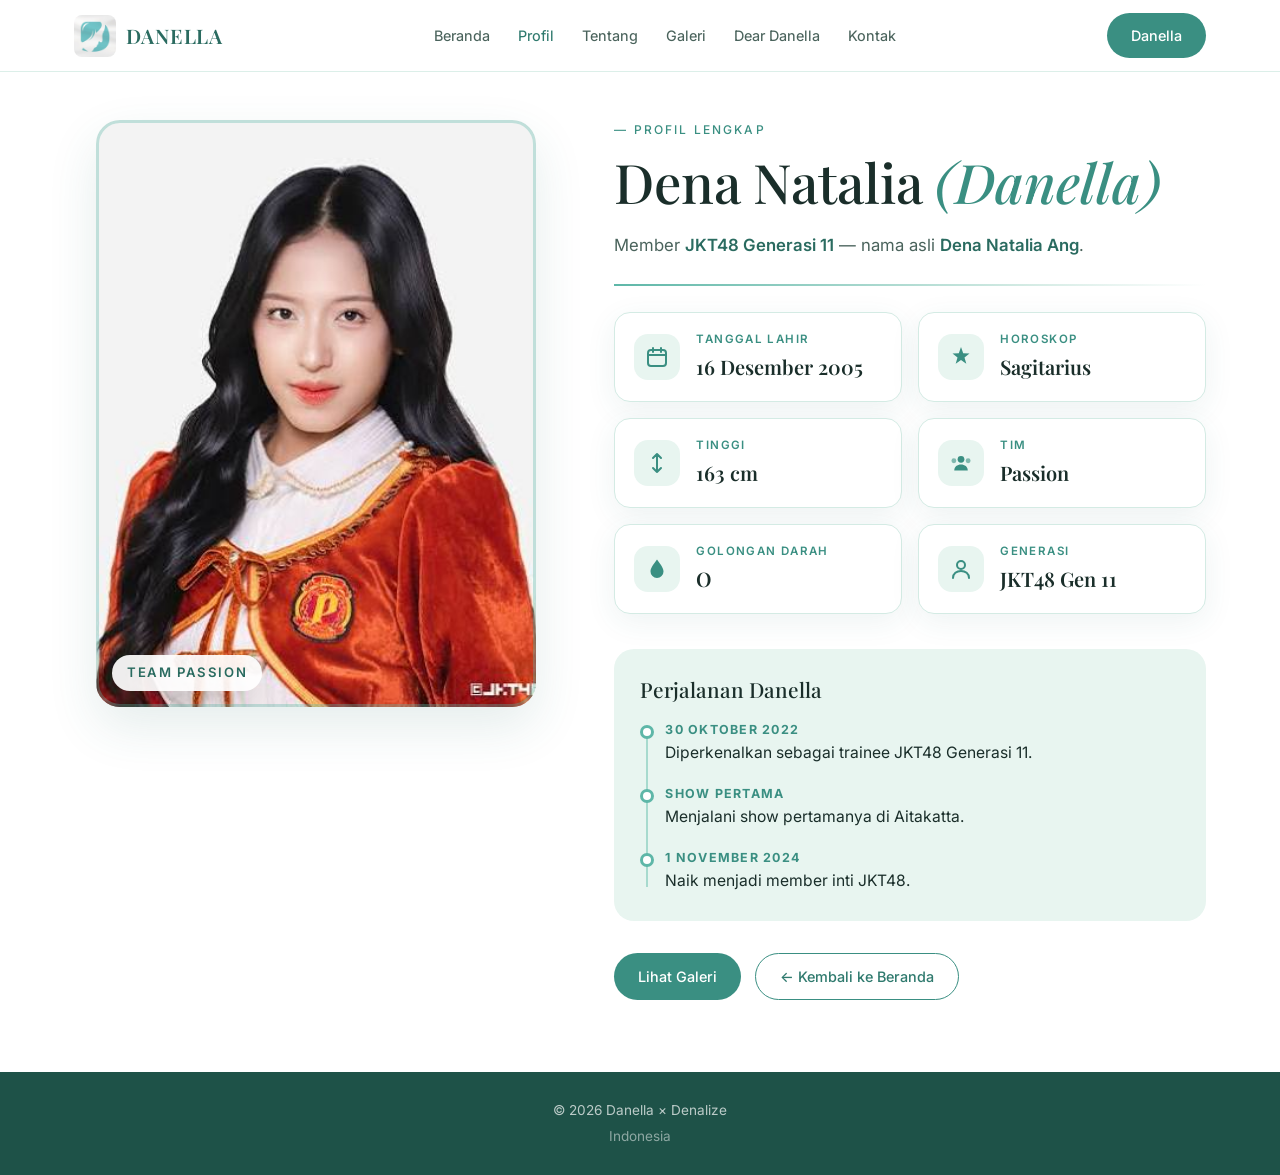
<file: danella-vercel_v2 (1)/profil.html>
<!DOCTYPE html>
<html lang="id">
<head>
  <meta charset="UTF-8" />
  <meta name="viewport" content="width=device-width, initial-scale=1.0" />
  <title>Profil Lengkap Danella — Denalize</title>
  <meta name="description" content="Profil lengkap Danella (Dena Natalia Ang), member JKT48 Generasi 11, Tim Passion." />
  <link rel="stylesheet" href="styles.css" />
  <link rel="stylesheet" href="profil.css" />
  <link rel="preconnect" href="https://fonts.googleapis.com" />
  <link rel="preconnect" href="https://fonts.gstatic.com" crossorigin />
  <link href="https://fonts.googleapis.com/css2?family=Playfair+Display:ital,wght@0,400;0,500;0,600;0,700;1,400;1,500&family=Inter:wght@300;400;500;600&display=swap" rel="stylesheet" />
</head>
<body>

  <header class="navbar">
    <div class="nav-container">
      <a href="index.html#profil" class="logo">
        <img src="denalizelogo.png" alt="Denalize Logo" class="logo-img" width="42" height="42" />
        <span>DANELLA</span>
      </a>

      <nav class="nav-links">
        <a href="index.html#profil">Beranda</a>
        <a href="profil.html" class="active">Profil</a>
        <a href="index.html#tentang">Tentang</a>
        <a href="index.html#karya">Galeri</a>
        <a href="index.html#dear">Dear Danella</a>
        <a href="index.html#kontak">Kontak</a>
      </nav>

      <a href="index.html#dear" class="btn-primary nav-cta">Danella</a>

      <button class="menu-toggle" aria-label="Menu" aria-expanded="false">
        <span></span><span></span><span></span>
      </button>
    </div>
  </header>

  <main class="pf-wrap">
    <div class="pf-photo">
      <div class="image-frame">
        <img src="danella.jpg" alt="Danella JKT48" />
        <span class="pf-team-badge">Team Passion</span>
      </div>
    </div>

    <div class="pf-detail">
      <div class="pf-head">
        <p class="eyebrow">— PROFIL LENGKAP</p>
        <h1>Dena Natalia <em>(Danella)</em></h1>
        <p class="pf-sub">Member <strong>JKT48 Generasi 11</strong> — nama asli <strong>Dena Natalia Ang</strong>.</p>
      </div>
      <hr class="pf-rule" />

      <div class="pf-grid">
        <div class="pf-item">
          <span class="pf-ico"><svg viewBox="0 0 24 24" fill="none" stroke="currentColor" stroke-width="2" stroke-linecap="round" stroke-linejoin="round"><rect x="3" y="5" width="18" height="16" rx="3"/><path d="M8 3v4M16 3v4M3 10h18"/></svg></span>
          <div><div class="pf-label">Tanggal Lahir</div><div class="pf-value">16 Desember 2005</div></div>
        </div>
        <div class="pf-item">
          <span class="pf-ico"><svg viewBox="0 0 24 24" fill="currentColor"><path d="M12 2l2.2 6.3 6.3.2-5 3.9 1.8 6.4L12 15l-5.3 3.8 1.8-6.4-5-3.9 6.3-.2z"/></svg></span>
          <div><div class="pf-label">Horoskop</div><div class="pf-value">Sagitarius</div></div>
        </div>
        <div class="pf-item">
          <span class="pf-ico"><svg viewBox="0 0 24 24" fill="none" stroke="currentColor" stroke-width="2" stroke-linecap="round" stroke-linejoin="round"><path d="M12 3v18M8 7l4-4 4 4M8 17l4 4 4-4"/></svg></span>
          <div><div class="pf-label">Tinggi</div><div class="pf-value">163 cm</div></div>
        </div>
        <div class="pf-item">
          <span class="pf-ico"><svg viewBox="0 0 64 64" fill="currentColor"><circle cx="32" cy="22" r="9"/><path d="M14 52c0-10 8-16 18-16s18 6 18 16z"/><circle cx="13" cy="26" r="6.5" opacity=".6"/><circle cx="51" cy="26" r="6.5" opacity=".6"/></svg></span>
          <div><div class="pf-label">Tim</div><div class="pf-value">Passion</div></div>
        </div>
        <div class="pf-item">
          <span class="pf-ico"><svg viewBox="0 0 24 24" fill="currentColor"><path d="M12 2.5C8 8 5.5 11.2 5.5 14.5a6.5 6.5 0 0 0 13 0C18.5 11.2 16 8 12 2.5z"/></svg></span>
          <div><div class="pf-label">Golongan Darah</div><div class="pf-value">O</div></div>
        </div>
        <div class="pf-item">
          <span class="pf-ico"><svg viewBox="0 0 24 24" fill="none" stroke="currentColor" stroke-width="2" stroke-linecap="round" stroke-linejoin="round"><circle cx="12" cy="8" r="4"/><path d="M4 21c0-4.4 3.6-7 8-7s8 2.6 8 7"/></svg></span>
          <div><div class="pf-label">Generasi</div><div class="pf-value">JKT48 Gen 11</div></div>
        </div>
      </div>

      <section class="pf-journey">
        <h2>Perjalanan Danella</h2>
        <ol class="pf-steps">
          <li><b>30 Oktober 2022</b><span>Diperkenalkan sebagai trainee JKT48 Generasi 11.</span></li>
          <li><b>Show pertama</b><span>Menjalani show pertamanya di Aitakatta.</span></li>
          <li><b>1 November 2024</b><span>Naik menjadi member inti JKT48.</span></li>
        </ol>
      </section>

      <div class="pf-actions">
        <a href="index.html#karya" class="btn-primary">Lihat Galeri</a>
        <a href="index.html#profil" class="btn-outline">← Kembali ke Beranda</a>
      </div>
    </div>
  </main>

  <footer class="footer">
    <p>© 2026 Danella × Denalize</p>
    <p>Indonesia</p>
  </footer>

  <script>
    (function () {
      var t = document.querySelector(".menu-toggle"), n = document.querySelector(".nav-links");
      if (!t || !n) return;
      t.addEventListener("click", function () {
        var o = n.classList.toggle("open");
        t.classList.toggle("open", o);
        t.setAttribute("aria-expanded", String(o));
      });
    })();
  </script>
</body>
</html>
</file>
<file: danella-vercel_v2 (1)/styles.css>
/* ========== RESET & BASE ========== */
*,
*::before,
*::after {
  box-sizing: border-box;
  margin: 0;
  padding: 0;
}

:root {
  --tosca-50: #f0f9f6;
  --tosca-100: #e8f5f0;
  --tosca-200: #d4ebe4;
  --tosca-300: #c5e4db;
  --tosca-400: #7ec8b8;
  --tosca-500: #5eb7a8;
  --tosca-600: #3a8f82;
  --tosca-700: #2f7a6e;
  --tosca-800: #2a6b60;
  --tosca-900: #1e5248;
  --gold: #c9a227;
  --gold-hover: #b08f1f;
  --text: #1a2e2a;
  --text-muted: #4a635c;
  --white: #ffffff;
  --radius: 16px;
  --radius-sm: 10px;
  --shadow: 0 8px 30px rgba(42, 107, 96, 0.08);
  --shadow-lg: 0 20px 50px rgba(42, 107, 96, 0.12);
  --font-serif: "Playfair Display", Georgia, serif;
  --font-sans: "Inter", system-ui, sans-serif;
  --nav-h: 72px;
  --video-tone: #8fe0e8;
}

html {
  scroll-behavior: smooth;
  overflow-x: hidden;
  max-width: 100%;
}

body {
  font-family: var(--font-sans);
  color: var(--text);
  background: var(--white);
  line-height: 1.6;
  overflow-x: hidden;
}

img {
  max-width: 100%;
  display: block;
}

a {
  color: inherit;
  text-decoration: none;
}

button {
  font-family: inherit;
  cursor: pointer;
  border: none;
  background: none;
}

button:disabled {
  opacity: 0.6;
  cursor: not-allowed;
}

[hidden] {
  display: none !important;
}

/* ========== TYPOGRAPHY ========== */
.eyebrow {
  font-size: 0.75rem;
  font-weight: 500;
  letter-spacing: 0.18em;
  text-transform: uppercase;
  color: var(--tosca-600);
  margin-bottom: 1rem;
}

.eyebrow.light {
  color: rgba(255, 255, 255, 0.75);
}

h1,
h2,
h3 {
  font-family: var(--font-serif);
  font-weight: 500;
  line-height: 1.25;
}

h1 {
  font-size: clamp(2.2rem, 5vw, 3.4rem);
  margin-bottom: 1.25rem;
}

h1 em {
  font-style: italic;
  color: var(--tosca-600);
}

h2 {
  font-size: clamp(1.7rem, 3.5vw, 2.4rem);
  margin-bottom: 1rem;
}

/* ========== BUTTONS ========== */
.btn-primary {
  display: inline-flex;
  align-items: center;
  justify-content: center;
  padding: 0.7rem 1.5rem;
  background: var(--tosca-600);
  color: var(--white);
  font-size: 0.9rem;
  font-weight: 500;
  border-radius: 999px;
  transition: background 0.25s, transform 0.2s;
}

.btn-primary:hover {
  background: var(--tosca-700);
  transform: translateY(-1px);
}

.btn-outline {
  display: inline-flex;
  align-items: center;
  justify-content: center;
  padding: 0.7rem 1.5rem;
  border: 1.5px solid var(--tosca-600);
  color: var(--tosca-700);
  font-size: 0.9rem;
  font-weight: 500;
  border-radius: 999px;
  transition: background 0.25s, color 0.25s, transform 0.2s;
}

.btn-outline:hover {
  background: var(--tosca-100);
  transform: translateY(-1px);
}

.btn-gold {
  display: inline-flex;
  align-items: center;
  justify-content: center;
  padding: 0.75rem 1.6rem;
  background: var(--gold);
  color: var(--white);
  font-size: 0.9rem;
  font-weight: 500;
  border-radius: 999px;
  transition: background 0.25s, transform 0.2s;
}

.btn-gold:hover {
  background: var(--gold-hover);
  transform: translateY(-1px);
}

/* ========== NAVBAR ========== */
.navbar {
  position: fixed;
  top: 0;
  left: 0;
  right: 0;
  z-index: 100;
  background: rgba(255, 255, 255, 0.92);
  backdrop-filter: blur(12px);
  border-bottom: 1px solid rgba(197, 228, 219, 0.6);
  height: var(--nav-h);
}

.nav-container {
  max-width: 1180px;
  margin: 0 auto;
  padding: 0 1.5rem;
  height: 100%;
  display: flex;
  align-items: center;
  justify-content: space-between;
  gap: 1.5rem;
}

.logo {
  display: flex;
  align-items: center;
  gap: 0.65rem;
  font-family: var(--font-serif);
  font-size: 1.25rem;
  font-weight: 600;
  letter-spacing: 0.04em;
  color: var(--tosca-800);
}

.logo-img {
  width: 42px;
  height: 42px;
  object-fit: contain;
  border-radius: 8px;
}

.nav-links {
  display: flex;
  align-items: center;
  gap: 1.75rem;
}

.nav-links a {
  font-size: 0.9rem;
  font-weight: 450;
  color: var(--text-muted);
  transition: color 0.2s;
  position: relative;
}

.nav-links a:hover,
.nav-links a.active {
  color: var(--tosca-700);
}

.nav-links a::after {
  content: "";
  position: absolute;
  left: 0;
  bottom: -4px;
  width: 0;
  height: 2px;
  background: var(--tosca-500);
  transition: width 0.25s;
}

.nav-links a:hover::after {
  width: 100%;
}

.nav-cta {
  flex-shrink: 0;
}

.menu-toggle {
  display: none;
  flex-direction: column;
  gap: 5px;
  padding: 6px;
  z-index: 110;
}

.menu-toggle span {
  display: block;
  width: 22px;
  height: 2px;
  background: var(--tosca-800);
  border-radius: 2px;
  transition: transform 0.3s, opacity 0.3s;
}

.menu-toggle.open span:nth-child(1) {
  transform: translateY(7px) rotate(45deg);
}

.menu-toggle.open span:nth-child(2) {
  opacity: 0;
}

.menu-toggle.open span:nth-child(3) {
  transform: translateY(-7px) rotate(-45deg);
}

/* ========== HERO ========== */
.hero {
  min-height: 100vh;
  padding: calc(var(--nav-h) + 3rem) 1.5rem 4rem;
  max-width: 1180px;
  margin: 0 auto;
  display: grid;
  grid-template-columns: 1fr 1fr;
  gap: 3rem;
  align-items: center;
}

.hero-content {
  max-width: 520px;
}

.hero-desc {
  color: var(--text-muted);
  font-size: 1.05rem;
  margin-bottom: 2rem;
  line-height: 1.7;
}

.hero-desc strong {
  color: var(--tosca-800);
  font-weight: 600;
}

.hero-actions {
  display: flex;
  flex-wrap: wrap;
  gap: 0.85rem;
}

.hero-image {
  display: flex;
  justify-content: center;
  align-items: center;
}

.image-frame {
  position: relative;
  width: min(100%, 420px);
  aspect-ratio: 3 / 4;
  border-radius: 24px;
  overflow: hidden;
  box-shadow: var(--shadow-lg);
  background: var(--tosca-200);
}

.image-frame::before {
  content: "";
  position: absolute;
  inset: 0;
  border: 3px solid rgba(94, 183, 168, 0.35);
  border-radius: 24px;
  pointer-events: none;
  z-index: 1;
}

.image-frame img {
  width: 100%;
  height: 100%;
  object-fit: cover;
}

/* ========== VIDEO ========== */
.video-section {
  padding: 0 1.5rem 2rem;
  /* mengikuti warna cyan video di atasnya */
  background: linear-gradient(
    180deg,
    var(--white) 0%,
    var(--video-tone) 100%
  );
}

.video-player {
  max-width: 900px;
  margin: 0 auto;
}

.video-frame {
  border-radius: 20px;
  overflow: hidden;
  box-shadow: var(--shadow-lg);
  background: #000;
  aspect-ratio: 16 / 9;
}

.video-frame video {
  width: 100%;
  height: 100%;
  object-fit: cover;
  display: block;
}

/* ========== WAVE ========== */
.soft-wave {
  position: relative;
  height: 90px;
  margin-top: -2px;
  margin-bottom: -1px;
  overflow: hidden;
  line-height: 0;
  background: var(--video-tone);
}

.soft-wave .wave {
  position: absolute;
  left: 0;
  bottom: -1px;
  width: 200%;
  height: calc(100% + 2px);
  animation: waveMove 14s linear infinite;
  will-change: transform;
}

.wave-1 {
  z-index: 1;
  animation-duration: 22s;
}

.wave-2 {
  z-index: 2;
  animation-duration: 16s;
  animation-delay: -5s;
}

.wave-3 {
  z-index: 3;
  animation-duration: 11s;
  animation-delay: -3s;
}

/* Bergerak dari kanan ke kiri (mulus karena pola diulang 2x) */
@keyframes waveMove {
  0% {
    transform: translateX(0);
  }

  100% {
    transform: translateX(-50%);
  }
}

@media (prefers-reduced-motion: reduce) {
  .soft-wave .wave {
    animation: none;
  }
}

/* ========== TENTANG ========== */
.tentang {
  background: var(--tosca-300);
  padding: 5rem 1.5rem 5.5rem;
  display: grid;
  grid-template-columns: 1fr 1fr;
  gap: 3.5rem;
  max-width: 100%;
}

.tentang-left,
.tentang-cards {
  max-width: 560px;
}

.tentang-left {
  margin-left: auto;
  padding-right: 1rem;
}

.tentang-left p:not(.eyebrow) {
  color: var(--text-muted);
  font-size: 1.05rem;
  line-height: 1.75;
}

.tentang-cards {
  display: flex;
  flex-direction: column;
  gap: 1.25rem;
  margin-right: auto;
}

.info-card {
  background: rgba(255, 255, 255, 0.7);
  backdrop-filter: blur(8px);
  border-radius: var(--radius);
  padding: 1.4rem 1.5rem;
  box-shadow: var(--shadow);
  border: 1px solid rgba(255, 255, 255, 0.6);
  transition: transform 0.25s, box-shadow 0.25s;
}

.info-card:hover {
  transform: translateY(-3px);
  box-shadow: var(--shadow-lg);
}

.card-label {
  font-size: 0.7rem;
  font-weight: 600;
  letter-spacing: 0.14em;
  color: var(--tosca-600);
  margin-bottom: 0.5rem;
}

.info-card p:last-child {
  font-size: 0.95rem;
  color: var(--text);
  line-height: 1.6;
}

/* ========== GALERI ========== */
.karya {
  background: var(--tosca-300);
  padding: 5rem 1.5rem 6rem;
  max-width: 100%;
}

.karya-header,
.karya-grid {
  max-width: 1180px;
  margin-left: auto;
  margin-right: auto;
}

.karya-header {
  display: flex;
  flex-wrap: wrap;
  align-items: center;
  justify-content: space-between;
  gap: 1.5rem;
  margin-bottom: 2.5rem;
}

.karya-header-actions {
  display: flex;
  flex-wrap: wrap;
  align-items: center;
  gap: 0.75rem;
}

.filter-btns {
  display: flex;
  flex-wrap: wrap;
  gap: 0.5rem;
}

.filter-btn {
  padding: 0.5rem 1.1rem;
  font-size: 0.85rem;
  font-weight: 500;
  color: var(--text-muted);
  background: var(--tosca-100);
  border-radius: 999px;
  transition: all 0.25s;
}

.filter-btn:hover {
  background: var(--tosca-200);
  color: var(--tosca-800);
}

.filter-btn.active {
  background: var(--tosca-600);
  color: var(--white);
}

.karya-grid {
  display: grid;
  grid-template-columns: repeat(3, 1fr);
  gap: 1.5rem;
}

.karya-card {
  border-radius: var(--radius);
  overflow: hidden;
  background: var(--white);
  box-shadow: var(--shadow);
  transition: transform 0.3s, box-shadow 0.3s, opacity 0.3s;
  position: relative;
}

.karya-card:hover {
  transform: translateY(-6px);
  box-shadow: var(--shadow-lg);
}

.karya-card.hidden {
  display: none;
}

.karya-thumb {
  position: relative;
  height: 200px;
  display: flex;
  align-items: flex-end;
  justify-content: center;
  padding-bottom: 1.5rem;
}

.karya-tag {
  position: absolute;
  top: 12px;
  left: 12px;
  font-size: 0.7rem;
  font-weight: 600;
  letter-spacing: 0.06em;
  text-transform: uppercase;
  background: rgba(255, 255, 255, 0.9);
  color: var(--tosca-800);
  padding: 0.3rem 0.7rem;
  border-radius: 999px;
}

.karya-title-overlay {
  font-family: var(--font-serif);
  font-size: 1.5rem;
  font-weight: 500;
  color: rgba(255, 255, 255, 0.9);
  letter-spacing: 0.08em;
}

.karya-info {
  padding: 1.15rem 1.25rem 1.35rem;
}

.karya-info h3 {
  font-size: 1.05rem;
  margin-bottom: 0.3rem;
  color: var(--tosca-900);
}

.karya-info p {
  font-size: 0.875rem;
  color: var(--text-muted);
}

.karya-thumb.has-image {
  background-size: cover !important;
  background-position: center !important;
  background-repeat: no-repeat !important;
}

.karya-thumb.has-image .karya-title-overlay {
  text-shadow: 0 2px 8px rgba(0, 0, 0, 0.45);
}

/* ========== DEAR DANELLA ========== */
.dear {
  background: linear-gradient(
    160deg,
    var(--tosca-800) 0%,
    var(--tosca-900) 100%
  );
  color: var(--white);
  padding: 5.5rem 1.5rem 5rem;
  text-align: center;
}

.dear-content {
  max-width: 640px;
  margin: 0 auto 3rem;
}

.dear h2 {
  color: var(--white);
}

.dear-desc {
  color: rgba(255, 255, 255, 0.8);
  font-size: 1.05rem;
  line-height: 1.7;
  margin-top: 0.75rem;
}

/* Pesan + form berdampingan */
.dear-messages-row {
  max-width: 1100px;
  margin: 0 auto 2.5rem;
  display: grid;
  grid-template-columns: 1fr;
  gap: 1.25rem;
  align-items: start;
  text-align: left;
  width: 100%;
}

@media (min-width: 901px) {
  .dear-messages-row {
    grid-template-columns: minmax(0, 0.85fr) minmax(0, 1.15fr);
    gap: 1.5rem;
  }
}

/* ========== KOLOM PESAN FANS ========== */
.messages-list-box {
  max-width: none;
  width: 100%;
  margin: 0;
  background: rgba(255, 255, 255, 0.08);
  border: 1px solid rgba(255, 255, 255, 0.15);
  border-radius: var(--radius);
  padding: 1.75rem 1.5rem;
  backdrop-filter: blur(10px);
  text-align: left;
  display: flex;
  flex-direction: column;
  min-width: 0;
}

.messages-list-header {
  display: flex;
  align-items: center;
  justify-content: center;
  gap: 0.5rem;
  margin-bottom: 1rem;
  position: relative;
}

.messages-list-box h3 {
  font-size: 1.2rem;
  color: var(--white);
  text-align: center;
  margin: 0;
}

.messages-slider-wrap {
  display: flex;
  align-items: stretch;
  gap: 0.5rem;
  min-width: 0;
}

.messages-list {
  flex: 1;
  min-height: 120px;
  overflow: hidden;
  position: relative;
  min-width: 0;
}

.messages-empty {
  text-align: center;
  color: rgba(255, 255, 255, 0.55);
  font-size: 0.9rem;
  padding: 1.5rem 0;
}

/* Satu pesan per slide */
.messages-slide {
  display: none;
  flex-direction: column;
  width: 100%;
  min-width: 0;
}

.messages-slide.active {
  display: flex;
}

.messages-slide.slide-in-right {
  animation: slideFromRight 0.6s cubic-bezier(0.25, 1, 0.5, 1) forwards;
}

@keyframes slideFromRight {
  0% {
    opacity: 0;
    transform: translateX(100%);
  }

  100% {
    opacity: 1;
    transform: translateX(0);
  }
}

/* Kartu pesan */
.message-item {
  background: linear-gradient(
    145deg,
    rgba(255, 255, 255, 0.18),
    rgba(255, 255, 255, 0.08)
  );
  border: 1px solid rgba(255, 255, 255, 0.28);
  border-radius: var(--radius);
  padding: 1.75rem 1.6rem;
  position: relative;
  width: 100%;
  min-height: 190px;
  display: flex;
  flex-direction: column;
  justify-content: center;
  box-shadow: 0 12px 34px rgba(0, 0, 0, 0.22);
  overflow-wrap: anywhere;
}

.message-item::before {
  content: "\201C";
  position: absolute;
  top: 0.2rem;
  right: 1.1rem;
  font-family: var(--font-serif);
  font-size: 5rem;
  line-height: 1;
  color: rgba(255, 197, 138, 0.25);
  pointer-events: none;
}

.message-item-header {
  display: flex;
  align-items: center;
  gap: 0.85rem;
  margin-bottom: 1rem;
  min-width: 0;
}

.message-item-avatar {
  flex-shrink: 0;
  width: 46px;
  height: 46px;
  border-radius: 50%;
  background: var(--tosca-500);
  color: var(--white);
  font-family: var(--font-serif);
  font-size: 1.3rem;
  font-weight: 600;
  display: flex;
  align-items: center;
  justify-content: center;
  box-shadow: 0 4px 12px rgba(0, 0, 0, 0.25);
}

.message-item-meta {
  display: flex;
  flex-direction: column;
  min-width: 0;
}

.message-item-name {
  font-family: var(--font-serif);
  font-weight: 600;
  font-size: 1.3rem;
  line-height: 1.2;
  color: #ffc58a;
  word-break: break-word;
}

.message-item-date {
  font-size: 0.75rem;
  color: rgba(255, 255, 255, 0.6);
  margin-top: 0.15rem;
}

.message-item-text {
  font-size: 1.15rem;
  color: var(--white);
  line-height: 1.65;
  word-break: break-word;
  overflow-wrap: anywhere;
  white-space: pre-wrap;
  margin: 0;
  position: relative;
  z-index: 1;
}

/* Tombol navigasi pesan */
.msg-nav {
  flex-shrink: 0;
  align-self: center;
  width: 36px;
  height: 36px;
  border-radius: 50%;
  background: rgba(255, 255, 255, 0.12);
  border: 1px solid rgba(255, 255, 255, 0.2);
  color: var(--white);
  font-size: 1.4rem;
  line-height: 1;
  display: flex;
  align-items: center;
  justify-content: center;
  transition: background 0.2s, opacity 0.2s;
  cursor: pointer;
}

.msg-nav:hover:not(:disabled) {
  background: rgba(255, 140, 40, 0.45);
}

.msg-nav:disabled {
  opacity: 0.3;
  cursor: default;
}

/* Titik indikator slider */
.messages-dots {
  display: flex;
  justify-content: center;
  align-items: center;
  flex-wrap: wrap;
  gap: 0.4rem;
  margin-top: 1rem;
  min-height: 10px;
}

.messages-dot {
  width: 8px;
  height: 8px;
  border-radius: 50%;
  background: rgba(255, 255, 255, 0.25);
  border: none;
  padding: 0;
  cursor: pointer;
  transition: background 0.2s, transform 0.2s;
}

.messages-dot.active {
  background: var(--tosca-400);
  transform: scale(1.2);
}

.messages-dot:hover {
  background: rgba(255, 255, 255, 0.5);
}

/* ========== FORM PESAN ========== */
.message-form-box {
  max-width: none;
  width: 100%;
  margin: 0;
  background: rgba(255, 255, 255, 0.08);
  border: 1px solid rgba(255, 255, 255, 0.15);
  border-radius: var(--radius);
  padding: 2rem 1.75rem;
  backdrop-filter: blur(10px);
  display: flex;
  flex-direction: column;
  min-width: 0;
  align-self: start;
}

.message-form-box .message-form {
  display: flex;
  flex-direction: column;
}

.message-form-box .message-form .btn-gold {
  margin-top: 0.5rem;
}

.message-form-box h3 {
  font-size: 1.25rem;
  margin-bottom: 1.25rem;
  color: var(--white);
}

.message-form {
  display: flex;
  flex-direction: column;
  gap: 1rem;
}

.form-group {
  display: flex;
  flex-direction: column;
  gap: 0.4rem;
  min-width: 0;
}

.form-group label {
  font-size: 0.875rem;
  font-weight: 500;
  color: rgba(255, 255, 255, 0.88);
}

.form-group input,
.form-group textarea {
  width: 100%;
  padding: 0.85rem 1.1rem;
  border: 1px solid rgba(255, 255, 255, 0.2);
  border-radius: var(--radius-sm);
  background: rgba(255, 255, 255, 0.1);
  color: var(--white);
  font-size: 0.95rem;
  font-family: inherit;
  transition: border-color 0.2s, background 0.2s;
}

.form-group input::placeholder,
.form-group textarea::placeholder {
  color: rgba(255, 255, 255, 0.5);
}

.form-group input:focus,
.form-group textarea:focus {
  outline: none;
  border-color: var(--tosca-400);
  background: rgba(255, 255, 255, 0.14);
}

.form-group textarea {
  resize: vertical;
  min-height: 100px;
}

.message-form .btn-gold {
  width: 100%;
  margin-top: 0.25rem;
}

.message-form button:disabled {
  opacity: 0.65;
  cursor: wait;
  transform: none;
}

/* ========== POPUP SUKSES ========== */
.popup-overlay {
  position: fixed;
  inset: 0;
  z-index: 200;
  background: rgba(40, 15, 3, 0.65);
  backdrop-filter: blur(6px);
  display: flex;
  align-items: center;
  justify-content: center;
  padding: 1.5rem;
  animation: fadeIn 0.25s ease;
}

.popup-overlay[hidden] {
  display: none !important;
}

.popup-box {
  background: linear-gradient(
    160deg,
    var(--tosca-700) 0%,
    var(--tosca-900) 100%
  );
  border: 1px solid rgba(255, 255, 255, 0.18);
  border-radius: 20px;
  padding: 2.25rem 2rem;
  max-width: 360px;
  width: 100%;
  text-align: center;
  box-shadow: 0 25px 60px rgba(0, 0, 0, 0.35);
  animation: scaleIn 0.3s ease;
}

.popup-icon {
  font-size: 2.5rem;
  margin-bottom: 0.75rem;
}

.popup-box h3 {
  font-size: 1.3rem;
  color: var(--white);
  margin-bottom: 0.5rem;
}

.popup-box p {
  font-size: 0.95rem;
  color: rgba(255, 255, 255, 0.8);
  margin-bottom: 1.5rem;
}

.popup-box .btn-gold {
  min-width: 140px;
}

@keyframes fadeIn {
  from {
    opacity: 0;
  }

  to {
    opacity: 1;
  }
}

@keyframes scaleIn {
  from {
    opacity: 0;
    transform: scale(0.9);
  }

  to {
    opacity: 1;
    transform: scale(1);
  }
}

/* ========== JOIN BOX ========== */
.join-box {
  max-width: 640px;
  margin: 0 auto;
  display: flex;
  flex-wrap: wrap;
  align-items: center;
  justify-content: space-between;
  gap: 1.25rem;
  background: rgba(255, 255, 255, 0.08);
  border: 1px solid rgba(255, 255, 255, 0.12);
  border-radius: var(--radius);
  padding: 1.5rem 1.75rem;
  text-align: left;
}

.join-box h3 {
  font-size: 1.15rem;
  margin-bottom: 0.25rem;
}

.join-box p {
  font-size: 0.9rem;
  color: rgba(255, 255, 255, 0.75);
}

/* ========== KONTAK ========== */
.kontak {
  padding: 5rem 1.5rem;
  background: var(--tosca-50);
}

.kontak-grid {
  max-width: 900px;
  margin: 0 auto;
  display: grid;
  grid-template-columns: 1fr 1fr;
  gap: 1.5rem;
}

.kontak-card {
  background: var(--white);
  border-radius: 20px;
  padding: 2.25rem 1.75rem;
  box-shadow: var(--shadow);
  text-align: center;
  display: flex;
  flex-direction: column;
  height: 100%;
}

.kontak-card h2 {
  margin-bottom: 1.5rem;
  font-size: 1.35rem;
  min-height: 2.4em;
  display: flex;
  align-items: center;
  justify-content: center;
}

.social-icons {
  display: grid;
  grid-template-columns: 1fr 1fr;
  gap: 0.75rem;
  margin-top: auto;
}

.social-icon {
  display: flex;
  flex-direction: column;
  align-items: center;
  justify-content: center;
  gap: 0.45rem;
  min-height: 88px;
  padding: 0.9rem 0.5rem;
  background: var(--tosca-50);
  border-radius: var(--radius);
  color: var(--tosca-800);
  transition:
    background 0.25s,
    color 0.25s,
    transform 0.2s,
    box-shadow 0.25s;
}

.social-icon svg {
  width: 26px;
  height: 26px;
  flex-shrink: 0;
}

.social-handle {
  font-size: 0.7rem;
  font-weight: 500;
  color: var(--text-muted);
  word-break: break-all;
  line-height: 1.3;
  max-width: 100%;
}

.social-icon:hover {
  background: var(--tosca-600);
  color: var(--white);
  transform: translateY(-3px);
  box-shadow: var(--shadow);
}

.social-icon:hover .social-handle {
  color: rgba(255, 255, 255, 0.9);
}

/* ========== FOOTER ========== */
.footer {
  background: var(--tosca-900);
  color: rgba(255, 255, 255, 0.7);
  text-align: center;
  padding: 1.75rem 1.5rem;
  font-size: 0.85rem;
}

.footer p + p {
  margin-top: 0.25rem;
  opacity: 0.7;
}

/* ========== RESPONSIVE TABLET ========== */
@media (max-width: 900px) {
  .hero {
    grid-template-columns: 1fr;
    text-align: center;
    padding: calc(var(--nav-h) + 2rem) 1.25rem 3rem;
    gap: 2.5rem;
    min-height: auto;
  }

  .hero-content {
    max-width: 100%;
    margin: 0 auto;
  }

  .hero-actions {
    justify-content: center;
  }

  .hero-image {
    order: -1;
  }

  .image-frame {
    width: min(100%, 300px);
  }

  .tentang {
    grid-template-columns: 1fr;
    gap: 2.5rem;
    padding: 3.5rem 1.25rem 4rem;
  }

  .tentang-left {
    margin: 0 auto;
    padding: 0;
    text-align: center;
    max-width: 560px;
  }

  .tentang-cards {
    margin: 0 auto;
    max-width: 560px;
  }

  .karya {
    padding: 3.5rem 1.25rem 4rem;
  }

  .karya-grid {
    grid-template-columns: repeat(2, 1fr);
    gap: 1.15rem;
  }

  .dear {
    padding: 3.5rem 1.25rem 3.5rem;
  }

  .dear-messages-row {
    grid-template-columns: 1fr;
    gap: 1.25rem;
    max-width: 560px;
    margin-left: auto;
    margin-right: auto;
  }

  .messages-list-box {
    order: 1;
  }

  .message-form-box {
    order: 2;
  }

  .messages-list {
    max-height: 360px;
  }

  .kontak {
    padding: 3.5rem 1.25rem;
  }

  .kontak-grid {
    grid-template-columns: 1fr;
  }

  .video-section {
    padding: 0 1.25rem 1.5rem;
  }
}

/* ========== RESPONSIVE MOBILE ========== */
@media (max-width: 700px) {
  :root {
    --nav-h: 64px;
  }

  .nav-container {
    padding: 0 1rem;
  }

  .logo {
    font-size: 1.1rem;
    gap: 0.5rem;
  }

  .logo-img {
    width: 36px;
    height: 36px;
  }

  .nav-links,
  .nav-cta {
    display: none;
  }

  .menu-toggle {
    display: flex;
  }

  .nav-links.open {
    display: flex;
    flex-direction: column;
    position: fixed;
    top: var(--nav-h);
    left: 0;
    right: 0;
    background: rgba(255, 255, 255, 0.98);
    backdrop-filter: blur(12px);
    padding: 1.25rem 1.5rem 1.5rem;
    gap: 0.25rem;
    border-bottom: 1px solid var(--tosca-200);
    box-shadow: var(--shadow);
    z-index: 99;
  }

  .nav-links.open a {
    font-size: 1.05rem;
    padding: 0.75rem 0.5rem;
    border-bottom: 1px solid var(--tosca-100);
  }

  .nav-links.open a:last-child {
    border-bottom: none;
  }

  .nav-links.open a::after {
    display: none;
  }

  .hero h1 {
    font-size: clamp(1.75rem, 7vw, 2.4rem);
  }

  .hero-desc {
    font-size: 0.95rem;
  }

  .hero-actions {
    flex-direction: column;
    align-items: stretch;
  }

  .hero-actions .btn-primary,
  .hero-actions .btn-outline {
    width: 100%;
  }

  .image-frame {
    width: min(100%, 260px);
  }

  .karya-thumb {
    height: 160px;
  }

  .join-box {
    flex-direction: column;
    text-align: center;
    padding: 1.25rem;
  }

  .join-box .btn-gold {
    width: 100%;
  }

  .messages-list-box,
  .message-form-box {
    padding: 1.35rem 1.15rem;
  }

  .msg-nav {
    width: 32px;
    height: 32px;
    font-size: 1.2rem;
  }

  .popup-box {
    padding: 1.75rem 1.35rem;
  }
}

/* ========== RESPONSIVE HP KECIL ========== */
@media (max-width: 520px) {
  body {
    font-size: 15px;
  }

  .nav-container {
    padding: 0 0.85rem;
  }

  .hero {
    padding: calc(var(--nav-h) + 1.5rem) 1rem 2.5rem;
    gap: 1.75rem;
  }

  .eyebrow {
    font-size: 0.68rem;
    letter-spacing: 0.14em;
  }

  .hero-desc {
    font-size: 0.9rem;
    margin-bottom: 1.5rem;
  }

  .image-frame {
    width: min(100%, 220px);
    border-radius: 18px;
  }

  .image-frame::before {
    border-radius: 18px;
  }

  .video-section {
    padding: 0 1rem 1rem;
  }

  .video-frame {
    border-radius: 14px;
  }

  .soft-wave {
    height: 60px;
  }

  .tentang {
    padding: 2.75rem 1rem 3rem;
    gap: 1.75rem;
  }

  .tentang-left h2 {
    font-size: 1.45rem;
  }

  .tentang-left p:not(.eyebrow) {
    font-size: 0.95rem;
  }

  .info-card {
    padding: 1.15rem;
  }

  .karya {
    padding: 2.75rem 1rem 3rem;
  }

  .karya-header {
    flex-direction: column;
    align-items: stretch;
    gap: 1rem;
    margin-bottom: 1.5rem;
  }

  .karya-header h2 {
    text-align: center;
    font-size: 1.5rem;
  }

  .filter-btns {
    width: 100%;
    display: grid;
    grid-template-columns: 1fr 1fr;
    gap: 0.4rem;
  }

  .filter-btn {
    text-align: center;
    font-size: 0.78rem;
    padding: 0.5rem 0.4rem;
  }

  .karya-grid {
    grid-template-columns: 1fr;
    gap: 1rem;
  }

  .karya-thumb {
    height: 180px;
  }

  .dear {
    padding: 2.75rem 1rem;
  }

  .dear-content {
    margin-bottom: 2rem;
  }

  .dear h2 {
    font-size: 1.4rem;
  }

  .dear-desc {
    font-size: 0.9rem;
  }

  .dear-messages-row {
    gap: 1rem;
  }

  .messages-list-box {
    max-width: 100%;
    margin-bottom: 0;
  }

  .messages-list-box h3,
  .message-form-box h3 {
    font-size: 1.1rem;
  }

  .messages-slider-wrap {
    gap: 0.35rem;
  }

  .messages-list {
    min-height: 180px;
  }

  .message-item {
    padding: 1.25rem 1.1rem;
    min-height: 170px;
  }

  .message-item-avatar {
    width: 40px;
    height: 40px;
    font-size: 1.1rem;
  }

  .message-item-name {
    font-size: 1.1rem;
  }

  .message-item-text {
    font-size: 1rem;
  }

  .message-item-date {
    font-size: 0.68rem;
  }

  .message-form-box {
    max-width: 100%;
    margin-bottom: 0;
  }

  .form-group input,
  .form-group textarea {
    padding: 0.75rem 0.95rem;
    font-size: 0.9rem;
  }

  .kontak {
    padding: 2.75rem 1rem;
  }

  .kontak-grid {
    grid-template-columns: 1fr;
    gap: 1rem;
  }

  .kontak-card {
    padding: 1.75rem 1.15rem;
    border-radius: 16px;
  }

  .kontak-card h2 {
    font-size: 1.2rem;
    margin-bottom: 1.15rem;
    min-height: 0;
  }

  .social-icons {
    grid-template-columns: 1fr 1fr;
    gap: 0.6rem;
  }

  .social-icon {
    min-height: 80px;
    padding: 0.75rem 0.4rem;
  }

  .social-icon svg {
    width: 24px;
    height: 24px;
  }

  .social-handle {
    font-size: 0.65rem;
  }

  .footer {
    padding: 1.35rem 1rem;
    font-size: 0.8rem;
  }

  .popup-box {
    max-width: 100%;
    border-radius: 16px;
  }

  .popup-box h3 {
    font-size: 1.15rem;
  }

  .popup-box p {
    font-size: 0.9rem;
  }
}

/* ========== RESPONSIVE HP SANGAT KECIL ========== */
@media (max-width: 360px) {
  .hero h1 {
    font-size: 1.55rem;
  }

  .filter-btns {
    grid-template-columns: 1fr;
  }

  .btn-primary,
  .btn-outline,
  .btn-gold {
    padding: 0.65rem 1.15rem;
    font-size: 0.85rem;
  }

  .msg-nav {
    width: 28px;
    height: 28px;
    font-size: 1.1rem;
  }

  .messages-slider-wrap {
    gap: 0.2rem;
  }

  .message-item {
    padding: 1rem 0.85rem;
  }
}

/* ========== MODE ADMIN ========== */
.admin-chip {
  cursor: pointer;
  border: 1px solid var(--tosca-400);
  font-size: 0.75rem;
  color: var(--tosca-800);
  background: rgba(255, 255, 255, 0.7);
  border-radius: 999px;
  padding: 0.3rem 0.8rem;
  max-width: 220px;
  overflow: hidden;
  text-overflow: ellipsis;
  white-space: nowrap;
}

.admin-chip:hover {
  background: var(--white);
}

.admin-chip[hidden] {
  display: none !important;
}

.btn-add-foto {
  padding: 0.5rem 1.1rem;
  font-size: 0.85rem;
  font-weight: 600;
  border-radius: 999px;
  background: var(--gold);
  color: #1a1a1a;
  transition: opacity 0.2s, transform 0.2s;
}

.btn-add-foto:hover {
  opacity: 0.9;
  transform: translateY(-1px);
}

body:not(.admin-mode) .btn-add-foto {
  display: none !important;
}

.karya-delete {
  position: absolute;
  top: 10px;
  right: 10px;
  z-index: 5;
  width: 28px;
  height: 28px;
  border-radius: 50%;
  background: rgba(180, 40, 40, 0.9);
  color: #fff;
  font-size: 1.1rem;
  line-height: 1;
  display: none;
  align-items: center;
  justify-content: center;
  box-shadow: 0 2px 8px rgba(0, 0, 0, 0.2);
}

body.admin-mode .karya-card[data-dynamic="1"] .karya-delete {
  display: flex;
}

.karya-delete:hover {
  background: #c0392b;
}

/* ========== FORM ADMIN ========== */
.admin-box {
  max-width: 420px;
  text-align: left;
}

.admin-box h3 {
  text-align: center;
  margin-bottom: 0.35rem;
}

.admin-desc {
  text-align: center;
  font-size: 0.9rem;
  color: rgba(255, 255, 255, 0.75);
  margin-bottom: 1.25rem;
}

.google-btn-wrap {
  display: flex;
  justify-content: center;
  min-height: 44px;
  margin-bottom: 0.5rem;
}

.admin-form {
  display: flex;
  flex-direction: column;
  gap: 0.85rem;
}

.admin-form select {
  width: 100%;
  padding: 0.85rem 1rem;
  border-radius: var(--radius-sm);
  border: 1px solid rgba(255, 255, 255, 0.2);
  background: rgba(255, 255, 255, 0.1);
  color: var(--white);
  font-size: 0.95rem;
  font-family: inherit;
  outline: none;
}

.admin-form select option {
  color: #1a1a1a;
  background: #fff;
}

.admin-form .form-group input[type="text"] {
  width: 100%;
  padding: 0.85rem 1.1rem;
  border: 1px solid rgba(255, 255, 255, 0.2);
  border-radius: var(--radius-sm);
  background: rgba(255, 255, 255, 0.1);
  color: var(--white);
  font-size: 0.95rem;
  font-family: inherit;
}

.admin-form .form-group input::placeholder {
  color: rgba(255, 255, 255, 0.5);
}

.admin-form .form-group input:focus,
.admin-form select:focus {
  border-color: var(--tosca-400);
  background: rgba(255, 255, 255, 0.14);
}

.foto-upload-label {
  display: flex;
  align-items: center;
  justify-content: center;
  width: 100%;
  padding: 1rem;
  border: 1px dashed rgba(255, 255, 255, 0.35);
  border-radius: var(--radius-sm);
  color: rgba(255, 255, 255, 0.75);
  font-size: 0.9rem;
  cursor: pointer;
  text-align: center;
  transition: border-color 0.2s, background 0.2s;
}

.foto-upload-label:hover {
  border-color: var(--tosca-400);
  background: rgba(255, 255, 255, 0.06);
}

.foto-preview-wrap {
  border-radius: var(--radius-sm);
  overflow: hidden;
  max-height: 180px;
}

.foto-preview-wrap[hidden] {
  display: none !important;
}

.foto-preview-wrap img {
  width: 100%;
  height: 180px;
  object-fit: cover;
  display: block;
}

.admin-msg {
  font-size: 0.85rem;
  color: #ffb4b4;
  text-align: center;
}

.admin-msg.info {
  color: rgba(255, 255, 255, 0.8);
}

.admin-msg[hidden] {
  display: none !important;
}

.admin-actions {
  display: flex;
  gap: 0.75rem;
  margin-top: 0.5rem;
}

.admin-actions > * {
  flex: 1;
}

.btn-outline-light {
  display: inline-flex;
  align-items: center;
  justify-content: center;
  padding: 0.75rem 1.2rem;
  border: 1.5px solid rgba(255, 255, 255, 0.35);
  color: var(--white);
  font-size: 0.9rem;
  font-weight: 500;
  border-radius: 999px;
  background: transparent;
  transition: background 0.2s, border-color 0.2s;
}

.btn-outline-light:hover {
  background: rgba(255, 255, 255, 0.1);
  border-color: rgba(255, 255, 255, 0.55);
}

.admin-form button:disabled {
  opacity: 0.6;
  cursor: default;
}

/* ========== FIREBASE: LOGIN, GALERI LINK, ADMIN ========== */
.btn-google {
  display: inline-flex;
  align-items: center;
  justify-content: center;
  padding: 0.65rem 1.4rem;
  background: var(--white);
  color: #1a1a1a;
  font-size: 0.88rem;
  font-weight: 600;
  border-radius: 999px;
  transition: transform 0.2s, opacity 0.2s;
}

.btn-google:hover {
  transform: translateY(-1px);
  opacity: 0.92;
}

.auth-bar {
  display: flex;
  flex-wrap: wrap;
  align-items: center;
  gap: 0.75rem;
  margin-bottom: 1.1rem;
  padding: 0.85rem 1rem;
  border-radius: var(--radius-sm);
  background: rgba(255, 255, 255, 0.08);
  border: 1px solid rgba(255, 255, 255, 0.15);
}

.auth-bar p {
  flex: 1 1 180px;
  font-size: 0.85rem;
  color: rgba(255, 255, 255, 0.85);
  overflow-wrap: anywhere;
}

.auth-logout {
  font-size: 0.8rem;
  color: var(--white);
  border: 1px solid rgba(255, 255, 255, 0.35);
  border-radius: 999px;
  padding: 0.35rem 0.9rem;
}

.auth-logout:hover {
  background: rgba(255, 255, 255, 0.12);
}

.message-form.locked {
  opacity: 0.55;
}

.admin-form .form-group input[type="url"] {
  width: 100%;
  padding: 0.85rem 1.1rem;
  border: 1px solid rgba(255, 255, 255, 0.2);
  border-radius: var(--radius-sm);
  background: rgba(255, 255, 255, 0.1);
  color: var(--white);
  font-size: 0.95rem;
  font-family: inherit;
}

.admin-form .form-group input[type="url"]::placeholder {
  color: rgba(255, 255, 255, 0.5);
}

.karya-card.is-link {
  cursor: pointer;
}

.karya-card.is-link:focus-visible {
  outline: 3px solid var(--tosca-600);
  outline-offset: 2px;
}

.karya-empty {
  grid-column: 1 / -1;
  text-align: center;
  color: var(--text-muted);
  padding: 2rem 0;
}

.karya-admin-actions {
  position: absolute;
  top: 10px;
  right: 10px;
  z-index: 5;
  display: flex;
  gap: 0.4rem;
}

.karya-admin-actions .karya-delete,
.karya-admin-actions .karya-edit {
  position: static;
  display: flex;
  width: 28px;
  height: 28px;
  border-radius: 50%;
  align-items: center;
  justify-content: center;
  color: #fff;
  font-size: 1rem;
  line-height: 1;
  box-shadow: 0 2px 8px rgba(0, 0, 0, 0.2);
}

.karya-admin-actions .karya-edit {
  background: rgba(42, 107, 96, 0.92);
}

.message-admin-actions {
  display: flex;
  gap: 0.5rem;
  margin-top: 1rem;
  position: relative;
  z-index: 1;
}

.message-admin-actions button {
  font-size: 0.75rem;
  color: var(--white);
  border: 1px solid rgba(255, 255, 255, 0.35);
  border-radius: 999px;
  padding: 0.3rem 0.85rem;
}

.message-admin-actions button:hover {
  background: rgba(255, 255, 255, 0.14);
}

.message-admin-actions button.danger {
  border-color: rgba(255, 150, 150, 0.6);
  color: #ffb4b4;
}
/* ========== POPUP VERIFIKASI EMAIL ========== */
.auth-box {
  max-width: 420px;
  max-height: calc(100vh - 3rem);
  overflow-y: auto;
}

.auth-providers {
  display: flex;
  flex-direction: column;
  gap: 0.65rem;
}

.auth-providers button {
  width: 100%;
}

.auth-divider {
  display: flex;
  align-items: center;
  gap: 0.75rem;
  margin: 1.1rem 0;
  font-size: 0.78rem;
  color: rgba(255, 255, 255, 0.6);
}

.auth-divider::before,
.auth-divider::after {
  content: "";
  flex: 1;
  height: 1px;
  background: rgba(255, 255, 255, 0.2);
}

.auth-box .admin-form .form-group input[type="email"] {
  width: 100%;
  padding: 0.85rem 1.1rem;
  border: 1px solid rgba(255, 255, 255, 0.2);
  border-radius: var(--radius-sm);
  background: rgba(255, 255, 255, 0.1);
  color: var(--white);
  font-size: 0.95rem;
  font-family: inherit;
}

.auth-box .admin-form .form-group input::placeholder {
  color: rgba(255, 255, 255, 0.5);
}

.auth-box .admin-form .form-group input:focus {
  outline: none;
  border-color: var(--tosca-400);
  background: rgba(255, 255, 255, 0.14);
}

.auth-guest {
  width: 100%;
}

.auth-note {
  margin: 0.9rem 0 0;
  font-size: 0.78rem;
  color: rgba(255, 255, 255, 0.65);
  text-align: center;
}

.auth-box .admin-msg {
  margin-top: 0.9rem;
}

/* ========== LIHAT SEMUA PESAN ========== */
.messages-all-link {
  align-self: center;
  margin-top: 1.1rem;
  padding: 0.5rem 1.2rem;
  font-size: 0.85rem;
  font-weight: 500;
  color: var(--white);
  border: 1px solid rgba(255, 255, 255, 0.35);
  border-radius: 999px;
  transition: background 0.2s;
}

.messages-all-link:hover {
  background: rgba(255, 255, 255, 0.14);
}

/* ========== HALAMAN SEMUA PESAN ========== */
.all-messages {
  min-height: 100vh;
  padding: calc(var(--nav-h) + 3rem) 1.5rem 4rem;
  background: linear-gradient(160deg, var(--tosca-800) 0%, var(--tosca-900) 100%);
  color: var(--white);
}

.all-messages-inner {
  max-width: 1180px;
  margin: 0 auto;
}

.all-messages-header {
  text-align: center;
  margin-bottom: 2rem;
}

.all-messages-header h1 {
  color: var(--white);
  font-size: clamp(1.6rem, 4vw, 2.4rem);
  margin-bottom: 0.5rem;
}

.all-messages-count {
  font-size: 0.9rem;
  color: rgba(255, 255, 255, 0.7);
}

/* Laptop/komputer: 5 kotak per baris x 6 baris = 30 pesan per halaman */
.msg-grid {
  display: grid;
  grid-template-columns: repeat(5, minmax(0, 1fr));
  gap: 1rem;
}

.msg-card {
  display: flex;
  flex-direction: column;
  gap: 0.6rem;
  min-width: 0;
  min-height: 160px;
  padding: 1rem;
  text-align: left;
  color: var(--white);
  background: linear-gradient(145deg, rgba(255, 255, 255, 0.18), rgba(255, 255, 255, 0.08));
  border: 1px solid rgba(255, 255, 255, 0.25);
  border-radius: var(--radius);
  box-shadow: 0 8px 22px rgba(0, 0, 0, 0.18);
  transition: transform 0.2s, background 0.2s;
}

.msg-card:hover {
  transform: translateY(-3px);
  background: linear-gradient(145deg, rgba(255, 255, 255, 0.24), rgba(255, 255, 255, 0.12));
}

.msg-card:focus-visible {
  outline: 3px solid var(--tosca-400);
  outline-offset: 2px;
}

.msg-card-head {
  display: flex;
  align-items: center;
  gap: 0.6rem;
  min-width: 0;
}

.msg-card-avatar {
  flex-shrink: 0;
  width: 34px;
  height: 34px;
  border-radius: 50%;
  background: var(--tosca-500);
  font-family: var(--font-serif);
  font-weight: 600;
  display: flex;
  align-items: center;
  justify-content: center;
}

.msg-card-name {
  font-family: var(--font-serif);
  font-weight: 600;
  font-size: 1rem;
  color: #ffc58a;
  overflow: hidden;
  text-overflow: ellipsis;
  white-space: nowrap;
  min-width: 0;
}

.msg-card-text {
  flex: 1;
  font-size: 0.88rem;
  line-height: 1.5;
  color: rgba(255, 255, 255, 0.92);
  overflow-wrap: anywhere;
  display: -webkit-box;
  -webkit-line-clamp: 5;
  -webkit-box-orient: vertical;
  overflow: hidden;
}

.msg-card-date {
  font-size: 0.7rem;
  color: rgba(255, 255, 255, 0.55);
}

.all-messages-empty {
  grid-column: 1 / -1;
  text-align: center;
  padding: 3rem 0;
  color: rgba(255, 255, 255, 0.65);
}

/* Pagination (slide halaman) */
.msg-pagination {
  display: flex;
  flex-wrap: wrap;
  justify-content: center;
  align-items: center;
  gap: 0.4rem;
  margin-top: 2rem;
}

.msg-page-btn {
  min-width: 38px;
  height: 38px;
  padding: 0 0.6rem;
  font-size: 0.9rem;
  color: var(--white);
  border: 1px solid rgba(255, 255, 255, 0.25);
  border-radius: 999px;
  background: rgba(255, 255, 255, 0.08);
  transition: background 0.2s;
}

.msg-page-btn:hover:not(:disabled) {
  background: rgba(255, 255, 255, 0.2);
}

.msg-page-btn.active {
  background: var(--tosca-500);
  border-color: var(--tosca-400);
  font-weight: 600;
}

.msg-page-btn:disabled {
  opacity: 0.35;
  cursor: default;
}

.msg-page-gap {
  color: rgba(255, 255, 255, 0.5);
  padding: 0 0.2rem;
}

/* Detail pesan */
.msg-detail-box {
  max-width: 440px;
  text-align: left;
}

.msg-detail-name {
  font-size: 1.3rem;
  color: #ffc58a;
  margin-bottom: 0.2rem;
}

.msg-detail-date {
  font-size: 0.75rem;
  color: rgba(255, 255, 255, 0.6);
  margin-bottom: 1rem;
}

.msg-detail-text {
  font-size: 1.05rem;
  line-height: 1.65;
  color: var(--white);
  white-space: pre-wrap;
  overflow-wrap: anywhere;
  margin-bottom: 1.25rem;
}

/* HP: 3 kotak per baris x 10 baris = 30 pesan per halaman */
@media (max-width: 900px) {
  .all-messages {
    padding: calc(var(--nav-h) + 2rem) 1rem 3rem;
  }

  .msg-grid {
    grid-template-columns: repeat(3, minmax(0, 1fr));
    gap: 0.55rem;
  }

  .msg-card {
    min-height: 130px;
    padding: 0.65rem;
    gap: 0.4rem;
    border-radius: 12px;
  }

  .msg-card-avatar {
    width: 26px;
    height: 26px;
    font-size: 0.8rem;
  }

  .msg-card-name {
    font-size: 0.78rem;
  }

  .msg-card-text {
    font-size: 0.72rem;
    line-height: 1.4;
    -webkit-line-clamp: 4;
  }

  .msg-card-date {
    font-size: 0.6rem;
  }

  .msg-page-btn {
    min-width: 34px;
    height: 34px;
    font-size: 0.82rem;
  }
}
</file>
<file: danella-vercel_v2 (1)/profil.css>
/* Halaman Profil Lengkap — putih & Tiffany blue (mengikuti halaman utama) */
.pf-wrap {
  max-width: 1180px;
  margin: 0 auto;
  padding: calc(var(--nav-h) + 3rem) 1.5rem 4.5rem;
  display: grid;
  grid-template-columns: minmax(0, 0.9fr) minmax(0, 1.1fr);
  gap: 3.5rem;
  align-items: start;
}
.pf-photo { position: sticky; top: calc(var(--nav-h) + 2rem); display: flex; flex-direction: column; align-items: center; gap: 1rem; }
.pf-photo .image-frame { width: min(100%, 440px); }
.pf-team-badge {
  position: absolute; left: 1rem; bottom: 1rem; z-index: 2;
  background: rgba(255, 255, 255, 0.92);
  color: var(--tosca-800);
  font-weight: 600; font-size: 0.82rem; letter-spacing: 0.12em; text-transform: uppercase;
  padding: 0.45rem 0.95rem; border-radius: 999px;
  box-shadow: var(--shadow);
}
.pf-head .eyebrow { margin-bottom: 0.8rem; }
.pf-head h1 { font-size: clamp(2.2rem, 5vw, 3.4rem); line-height: 1.1; color: var(--text); }
.pf-head h1 em { font-style: italic; color: var(--tosca-600); font-weight: 500; }
.pf-sub { margin-top: 0.7rem; color: var(--text-muted); font-size: 1.05rem; line-height: 1.6; }
.pf-sub strong { color: var(--tosca-800); font-weight: 600; }
.pf-rule { height: 2px; width: 100%; margin: 1.6rem 0; border: 0; background: linear-gradient(90deg, var(--tosca-500), var(--tosca-200) 70%, transparent); }

.pf-grid { display: grid; grid-template-columns: repeat(2, minmax(0, 1fr)); gap: 1rem; }
.pf-item {
  display: flex; align-items: center; gap: 1rem;
  background: var(--white);
  border: 1px solid var(--tosca-200);
  border-radius: var(--radius);
  padding: 1.1rem 1.2rem;
  box-shadow: var(--shadow);
  transition: transform .25s, box-shadow .25s, border-color .25s;
}
.pf-item:hover { transform: translateY(-3px); box-shadow: var(--shadow-lg); border-color: var(--tosca-400); }
.pf-ico {
  flex-shrink: 0; width: 46px; height: 46px; border-radius: 14px;
  display: flex; align-items: center; justify-content: center;
  background: var(--tosca-100); color: var(--tosca-600);
}
.pf-ico svg { width: 24px; height: 24px; }
.pf-label { font-size: 0.72rem; font-weight: 600; letter-spacing: 0.12em; text-transform: uppercase; color: var(--tosca-600); }
.pf-value { font-family: var(--font-serif); font-size: 1.25rem; font-weight: 600; color: var(--text); margin-top: 0.15rem; }

.pf-journey { margin-top: 2.2rem; background: var(--tosca-100); border-radius: 20px; padding: 1.7rem 1.6rem; }
.pf-journey h2 { font-size: 1.3rem; margin-bottom: 1.1rem; }
.pf-steps { list-style: none; position: relative; padding-left: 1.6rem; display: grid; gap: 1.15rem; }
.pf-steps::before { content: ""; position: absolute; left: 6px; top: 6px; bottom: 6px; width: 2px; background: var(--tosca-400); opacity: .6; }
.pf-steps li { position: relative; }
.pf-steps li::before { content: ""; position: absolute; left: -1.6rem; top: .3rem; width: 14px; height: 14px; border-radius: 50%; background: var(--white); border: 3px solid var(--tosca-500); }
.pf-steps b { display: block; font-size: 0.78rem; letter-spacing: .1em; text-transform: uppercase; color: var(--tosca-600); }
.pf-steps span { color: var(--text); line-height: 1.55; font-size: .98rem; }

.pf-actions { display: flex; flex-wrap: wrap; gap: .85rem; margin-top: 2rem; }

@media (max-width: 900px) {
  .pf-wrap { grid-template-columns: 1fr; gap: 2rem; padding: calc(var(--nav-h) + 1.5rem) 1.25rem 3rem; }
  .pf-photo { position: relative; top: 0; }
  .pf-head { text-align: center; }
  .pf-rule { margin: 1.3rem auto; }
  .pf-actions { justify-content: center; }
}
@media (max-width: 480px) {
  .pf-grid { grid-template-columns: 1fr; }
}
</file>
